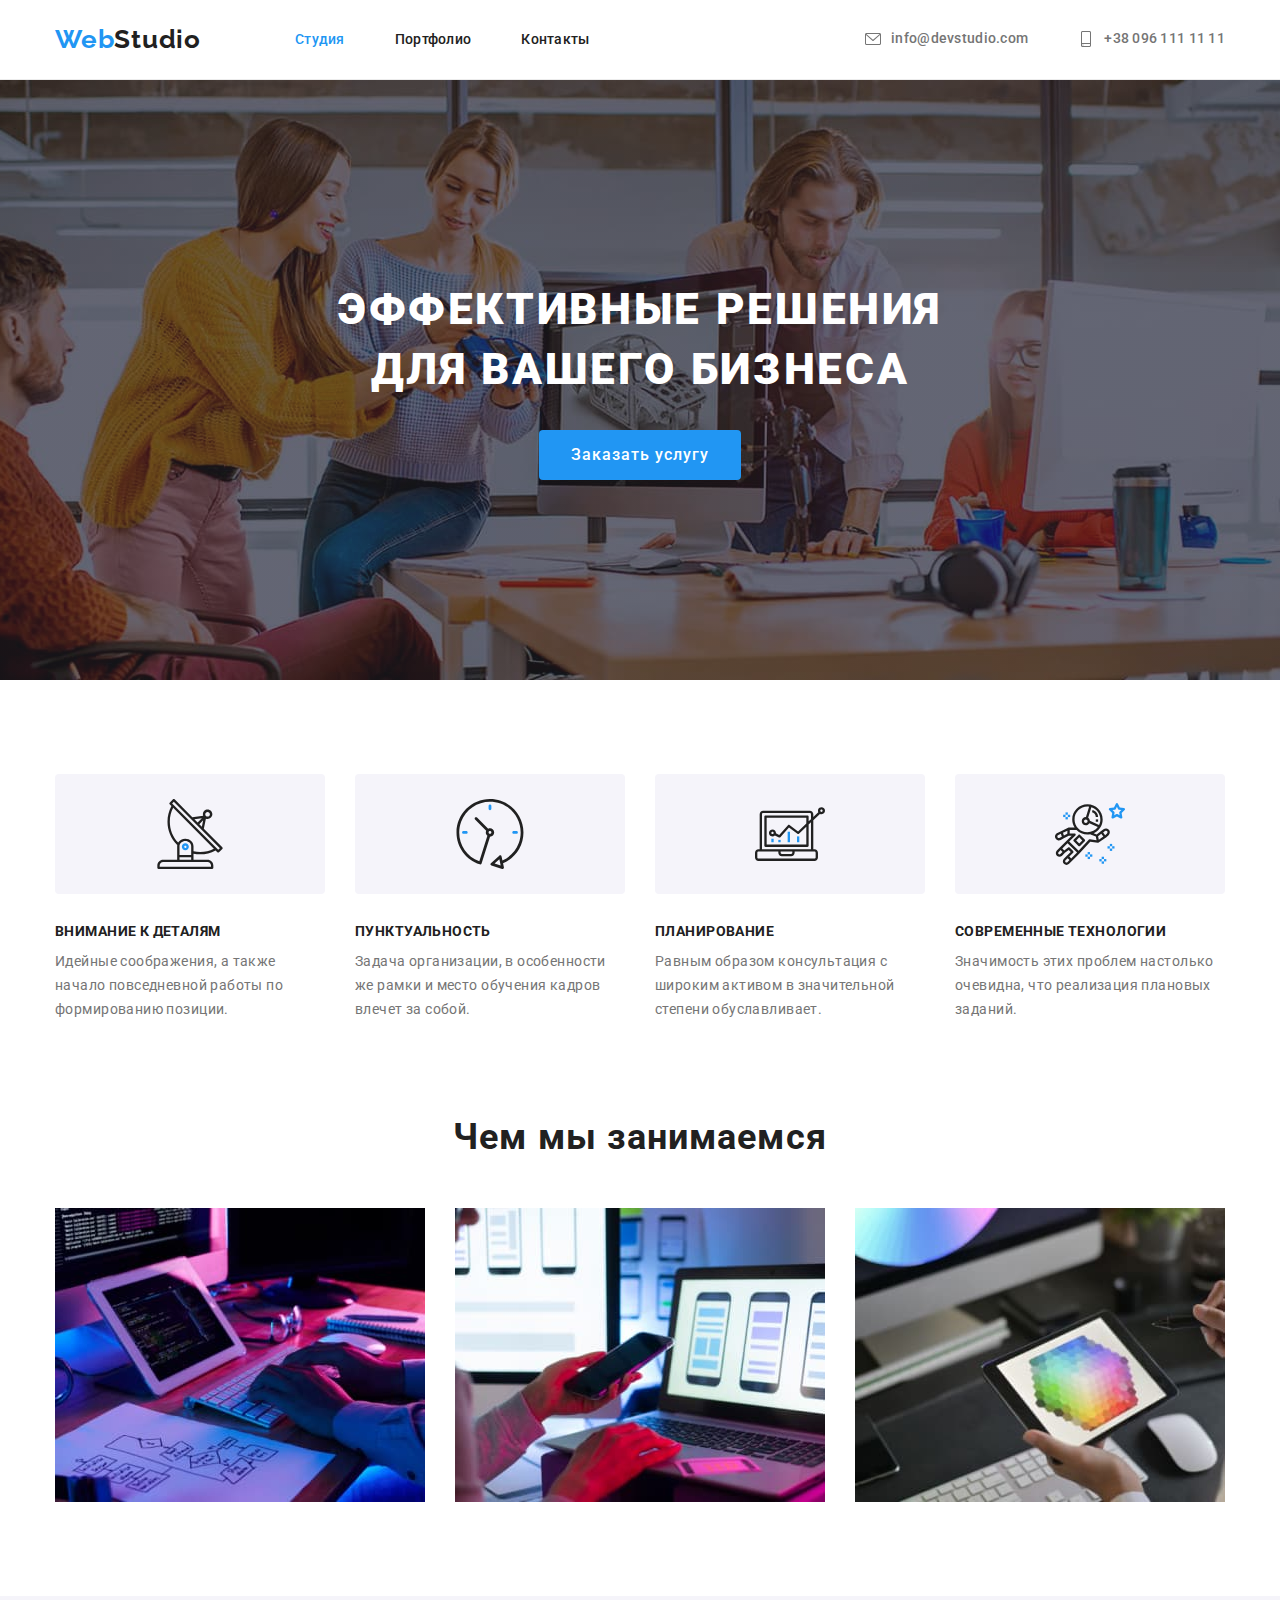
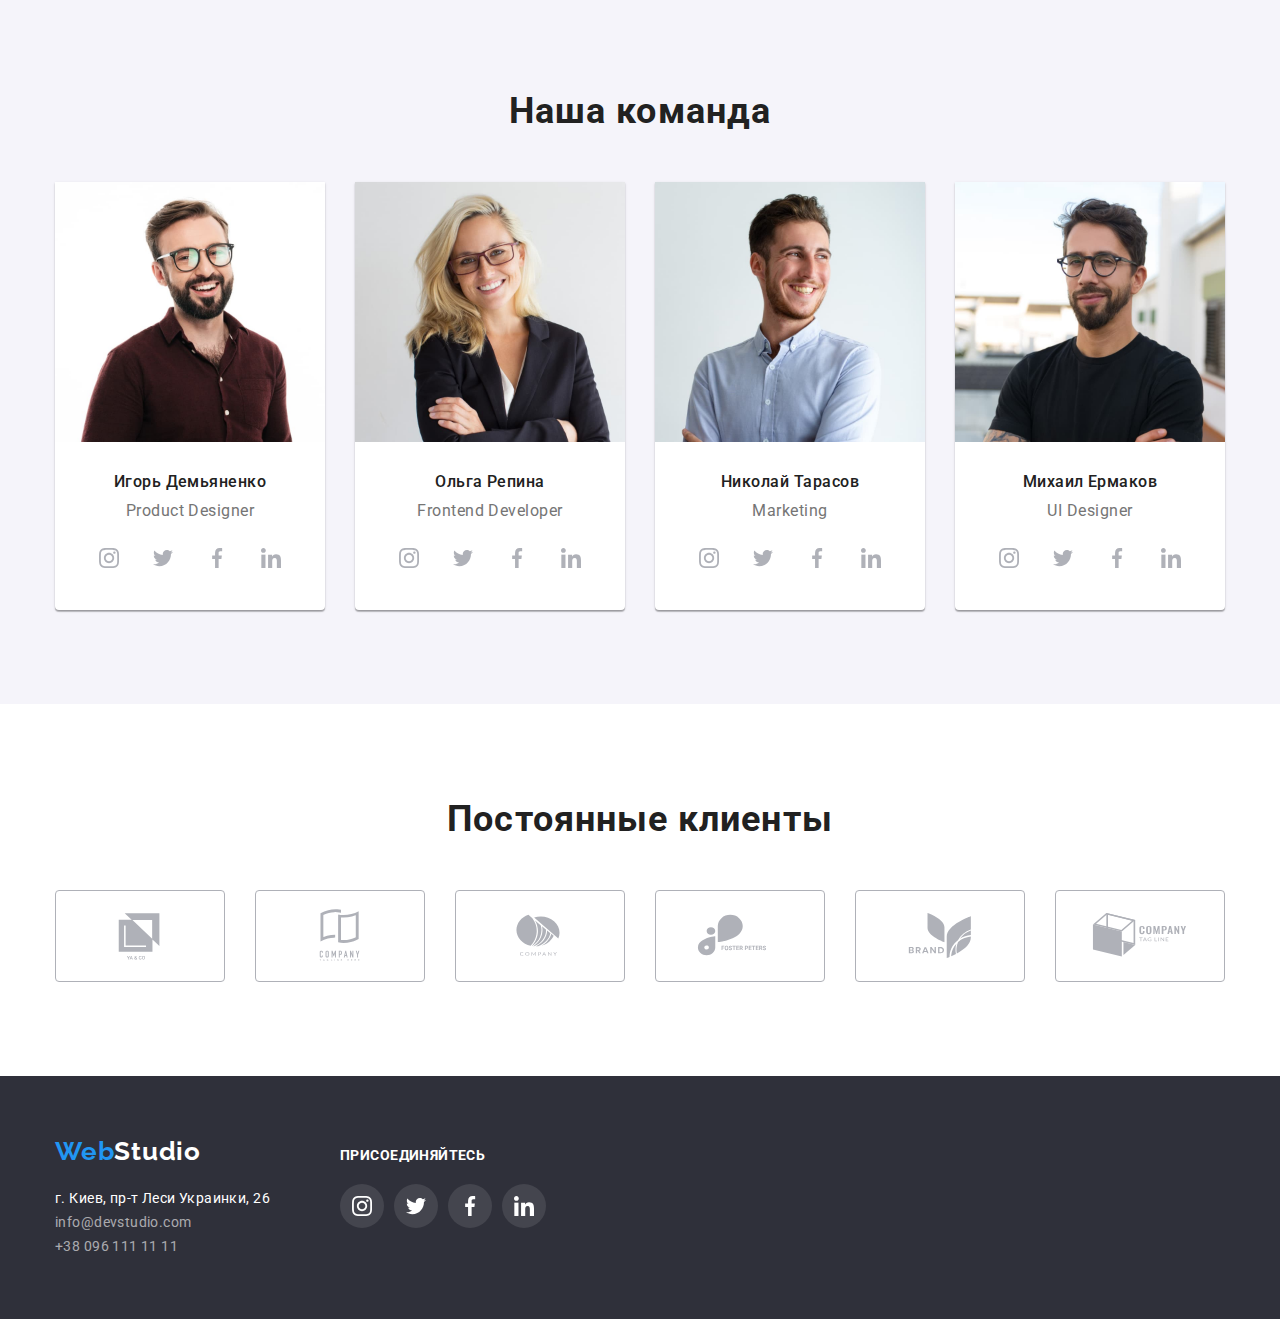
<file: index.html>
<!DOCTYPE html>
<html lang="ru">
<head>
    <meta charset="UTF-8">
    <meta http-equiv="X-UA-Compatible" content="IE=edge">
    <meta name="viewport" content="width=device-width, initial-scale=1.0">
    <title>Студия</title>
    <link rel="preconnect" href="https://fonts.googleapis.com">
    <link rel="preconnect" href="https://fonts.gstatic.com" crossorigin>
    <link href="https://fonts.googleapis.com/css2?family=Raleway:wght@700&family=Roboto:wght@400;500;700;900&display=swap"
        rel="stylesheet">
        <link rel="stylesheet" href="https://cdnjs.cloudflare.com/ajax/libs/modern-normalize/1.1.0/modern-normalize.css"
            integrity="sha512-Y0MM+V6ymRKN2zStTqzQ227DWhhp4Mzdo6gnlRnuaNCbc+YN/ZH0sBCLTM4M0oSy9c9VKiCvd4Jk44aCLrNS5Q=="
            crossorigin="anonymous" referrerpolicy="no-referrer" />
    <link rel="stylesheet" href="./css/styles.css">
</head>
<body>

 <header>
         <div class="container header-container">
         <div class="header-logo-flx">
    <a class="header-logo" href="index.html">Web<span class="logo-color-dark">Studio</span></a>
    </div>
    <nav class="header-nav">
     <ul class="menu-list">
  <li class="menu-item">
    <a class="menu-link current" href="index.html">Студия</a>
</li>
<li class="menu-item">
    <a class="menu-link" href="portfolio.html">Портфолио</a>
</li>
<li class="menu-item">
    <a class="menu-link" href="#contacts">Контакты</a>
</li>
</ul>
</nav>

<ul class="contacts-list">
    <li class="contacts-item">
               <a class="contacts-link" href="mailto:info@devstudio.com">
            <svg class="contacts-icon" width="16" height="16">
                <use href="./images/sprite.svg#icon-envelope">
                </use>
            </svg>info@devstudio.com</a></li>
            
    <li class="contacts-item">
        <a class="contacts-link" href="tel:+380961111111">
            <svg class="contacts-icon" width="16" height="16">
                <use href="./images/sprite.svg#icon-smartphone">
                </use>
            </svg>+38 096 111 11 11</a></li>
            
</ul>
</div>      
 </header>   

 <main>
     <section class="solutions">
         <div class="container">
         
         <h1 class="slogan slogan-location">Эффективные решения для вашего бизнеса</h1>
         <button class="index-btn btn" type="button">Заказать услугу</button>
    </div>
     </section>
     <section class="section">
         <div class="container">
         <h2 class="advant-title title visually-hidden">Наши преимущества</h2>
         <ul class="advant-list">
             <li class="advant-item between-item">
                 <div class="advant-logo">
                <svg class="advant-icon" width="70" height="70">
                    <use href="./images/sprite.svg#icon-antenna">
                    </use>
                </svg>
                </div>
                 <h3 class="advant-pre-title">Внимание к деталям</h3>
                 <p class="advant-about-text">Идейные соображения, а также начало повседневной работы по формированию позиции.</p>
            </li>
                     <li class="advant-item between-item">
                        <div class="advant-logo">
                            <svg class="advant-icon" width="70" height="70">
                                <use href="./images/sprite.svg#icon-clock">
                                </use>
                            </svg>
                        </div>
                <h3 class="advant-pre-title">Пунктуальность</h3>
                <p class="advant-about-text">Задача организации, в особенности же рамки и место обучения кадров влечет за собой.</p>
            </li>
                  <li class="advant-item between-item">
                    <div class="advant-logo">
                        <svg class="advant-icon" width="70" height="70">
                            <use href="./images/sprite.svg#icon-diagram">
                            </use>
                        </svg>
                    </div>
                <h3 class="advant-pre-title">Планирование</h3>
                <p class="advant-about-text">Равным образом консультация с широким активом в значительной степени обуславливает.</p>
            </li>
                    <li class="advant-item between-item">
                        <div class="advant-logo">
                            <svg class="advant-icon" width="70" height="70">
                                <use href="./images/sprite.svg#icon-astronaut">
                                </use>
                            </svg>
                        </div>
                <h3 class="advant-pre-title">Современные технологии</h3>
                <p class="advant-about-text">Значимость этих проблем настолько очевидна, что реализация плановых заданий.</p>
            </li>
        </ul>
        </div>
     </section>
     <section class="section about">
         <div class="container">
         <h2 class="about-title title">Чем мы занимаемся</h2>
         <ul class="about-list">
        <li class="about-item">
        <img src="./images/planshet-temniy.jpg" alt="фото1" width="370" height="294">
            </li>
            <li class="about-item">
                <img src="./images/nout-telefon.jpg" alt="фото2" width="370" height="294">
            </li>
            <li class="about-item">
                <img src="./images/planshet-cvetnoy.jpg" alt="фото3" width="370" height="294">
            </li>
   </ul>
</div>
     </section>
     <section class="section team">
         <div class="container">
         <h2 class="title">Наша команда</h2>
         <ul class="team-list">
             <li class="team-item between-item">
                 <img src="./images/igor-demyanenko.jpg" alt="менеджер" width="270" height="260">
                 <div class="team-item-description">
                 <h3 class="manager-name-item">Игорь Демьяненко</h3>
                 <p class="manager-spec-item" lang= en>Product Designer</p>
                 <ul class="team-social social-list">
                   <li class="social-item">
                       <a href="" class="social-link">
                           <svg class="social-icon" width="20" height="20" >
                               <use href= "./images/sprite.svg#icon-instagram">
                               </use>
                           </svg>
                       </a>
                   </li>  
                <li class="social-item">
                    <a href="" class="social-link">
                        <svg class="social-icon" width="20" height="20" >
                            <use href="./images/sprite.svg#icon-twitter">
                            </use>
                        </svg>
                    </a>
                </li>
                <li class="social-item">
                    <a href="" class="social-link">
                        <svg class="social-icon" width="20" height="20">
                            <use href="./images/sprite.svg#icon-facebook">
                            </use>
                        </svg>
                    </a>
                </li>
                <li class="social-item">
                    <a href="" class="social-link">
                        <svg class="social-icon" width="20" height="20">
                            <use href="./images/sprite.svg#icon-linkedin">
                            </use>
                        </svg>
                    </a>
                </li>
                 </ul>
                </div>
             </li>
            <li class="team-item between-item">
                <img src="./images/olga-repina.jpg" alt="менеджер" width="270" height="260">
                <div class="team-item-description">
                <h3 class="manager-name-item">Ольга Репина</h3>
                <p class="manager-spec-item" lang=en>Frontend Developer</p>
                <ul class="team-social social-list">
                    <li class="social-item">
                        <a href="" class="social-link">
                            <svg class="social-icon" width="20" height="20">
                                <use href="./images/sprite.svg#icon-instagram">
                                </use>
                            </svg>
                        </a>
                    </li>
                    <li class="social-item">
                        <a href="" class="social-link">
                            <svg class="social-icon" width="20" height="20">
                                <use href="./images/sprite.svg#icon-twitter">
                                </use>
                            </svg>
                        </a>
                    </li>
                    <li class="social-item">
                        <a href="" class="social-link">
                            <svg class="social-icon" width="20" height="20">
                                <use href="./images/sprite.svg#icon-facebook">
                                </use>
                            </svg>
                        </a>
                    </li>
                    <li class="social-item">
                        <a href="" class="social-link">
                            <svg class="social-icon" width="20" height="20">
                                <use href="./images/sprite.svg#icon-linkedin">
                                </use>
                            </svg>
                        </a>
                    </li>
                </ul>
                </div>
            </li>
            <li class="team-item between-item">
                <img src="./images/nikolai-tarasov.jpg" alt="менеджер" width="270" height="260">
                <div class="team-item-description">
                <h3 class="manager-name-item">Николай Тарасов</h3>
                <p class="manager-spec-item" lang=en>Marketing</p>
                <ul class="team-social social-list">
                    <li class="social-item">
                        <a href="" class="social-link">
                            <svg class="social-icon" width="20" height="20">
                                <use href="./images/sprite.svg#icon-instagram">
                                </use>
                            </svg>
                        </a>
                    </li>
                    <li class="social-item">
                        <a href="" class="social-link">
                            <svg class="social-icon" width="20" height="20">
                                <use href="./images/sprite.svg#icon-twitter">
                                </use>
                            </svg>
                        </a>
                    </li>
                    <li class="social-item">
                        <a href="" class="social-link">
                            <svg class="social-icon" width="20" height="20">
                                <use href="./images/sprite.svg#icon-facebook">
                                </use>
                            </svg>
                        </a>
                    </li>
                    <li class="social-item">
                        <a href="" class="social-link">
                            <svg class="social-icon" width="20" height="20">
                                <use href="./images/sprite.svg#icon-linkedin">
                                </use>
                            </svg>
                        </a>
                    </li>
                </ul>
                </div>
            </li>
            <li class="team-item between-item">
                <img src="./images/mikhail-ermakov.jpg" alt="менеджер" width="270" height="260">
                <div class="team-item-description">
                <h3 class="manager-name-item">Михаил Ермаков</h3>
                <p class="manager-spec-item" lang=en>UI Designer</p>
                <ul class="team-social social-list">
                    <li class="social-item">
                        <a href="" class="social-link ">
                            <svg class="social-icon" width="20" height="20">
                                <use href="./images/sprite.svg#icon-instagram">
                                </use>
                            </svg>
                        </a>
                    </li>
                    <li class="social-item">
                        <a href="" class="social-link ">
                            <svg class="social-icon" width="20" height="20">
                                <use href="./images/sprite.svg#icon-twitter">
                                </use>
                            </svg>
                        </a>
                    </li>
                    <li class="social-item">
                        <a href="" class="social-link ">
                            <svg class="social-icon" width="20" height="20">
                                <use href="./images/sprite.svg#icon-facebook">
                                </use>
                            </svg>
                        </a>
                    </li>
                    <li class="social-item">
                        <a href="" class="social-link ">
                            <svg class="social-icon" width="20" height="20">
                                <use href="./images/sprite.svg#icon-linkedin">
                                </use>
                            </svg>
                        </a>
                    </li>
                </ul>
                </div>
            </li>
         </ul>
        </div>
     </section>
     <section class="section">
         <div class="container">
         <h2 class="permanent-clients">Постоянные клиенты</h2>
         <ul class="client-logo-list">
             <li class="clent-logo-item">
                 <a href="" class="client-link">
            <svg class="client-icon" width="106" height="60">
                <use href="./images/sprite.svg#icon-Logo-1">
                </use>
            </svg>
            </a>
             </li>
            <li class="clent-logo-item">
                <a href="" class="client-link">
                <svg class="client-icon" width="106" height="60">
                    <use href="./images/sprite.svg#icon-Logo-2">
                    </use>
                </svg>
                </a>
            </li>
            <li class="clent-logo-item">
                <a href="" class="client-link">
                <svg class="client-icon" width="106" height="60">
                    <use href="./images/sprite.svg#icon-Logo-3">
                    </use>
                </svg>
                </a>
            </li>
            <li class="clent-logo-item">
                <a href="" class="client-link">
                <svg class="client-icon" width="106" height="60">
                    <use href="./images/sprite.svg#icon-Logo-4">
                    </use>
                </svg>
                </a>
            </li>
            <li class="clent-logo-item">
                <a href="" class="client-link">
                <svg class="client-icon" width="106" height="60">
                    <use href="./images/sprite.svg#icon-Logo-5">
                    </use>
                </svg>
                </a>
            </li>
            <li class="clent-logo-item">
                <a href="" class="client-link">
                <svg class="client-icon" width="106" height="60">
                    <use href="./images/sprite.svg#icon-Logo-6">
                    </use>
                </svg>
                </a>
            </li>
         </ul>

        </div>
     </section>

     <footer class="footer-contacts" id="contacts">
         <div class="container sum">
             <div class="left">
         <div class="log">
        <a class="header-logo" href="index.html">Web<span class="logo-color-light">Studio</span></a>
         </div>
        
        <address>
        <ul class="footer-list">
             <li class="footer-between-item"><a class="footer-adr" href="">г. Киев, пр-т Леси Украинки, 26</a>
             </li>
             <li class="footer-between-item"><a class="footer-mail" href="mailto:info@devstudio.com">info@devstudio.com</a>
             </li>
             <li class="footer-between-item"><a class="footer-tel" href="tel:+380961111111">+38 096 111 11 11</a>
             </li>
             </ul>
            </address>
            </div>

            <div class="right">
                <h2 class="footer-connection">Присоединяйтесь</h2>
            <ul class="footer-social footer-social-list">
                <li class="social-item">
                    <a href="" class="footer-social-link">
                        <svg class="footer-social-icon" width="20" height="20">
                            <use href="./images/sprite.svg#icon-instagram">
                            </use>
                        </svg>
                    </a>
                </li>
                <li class="social-item">
                    <a href="" class="footer-social-link">
                        <svg class="footer-social-icon" width="20" height="20">
                            <use href="./images/sprite.svg#icon-twitter">
                            </use>
                        </svg>
                    </a>
                </li>
                <li class="social-item">
                    <a href="" class="footer-social-link">
                        <svg class="footer-social-icon" width="20" height="20">
                            <use href="./images/sprite.svg#icon-facebook">
                            </use>
                        </svg>
                    </a>
                </li>
                <li class="social-item">
                    <a href="" class="footer-social-link">
                        <svg class="footer-social-icon" width="20" height="20">
                            <use href="./images/sprite.svg#icon-linkedin">
                            </use>
                        </svg>
                    </a>
                </li>
            </ul>
        </div>
            </div>
        </div>
        </footer>
 </main>
</body>
</html>
</file>
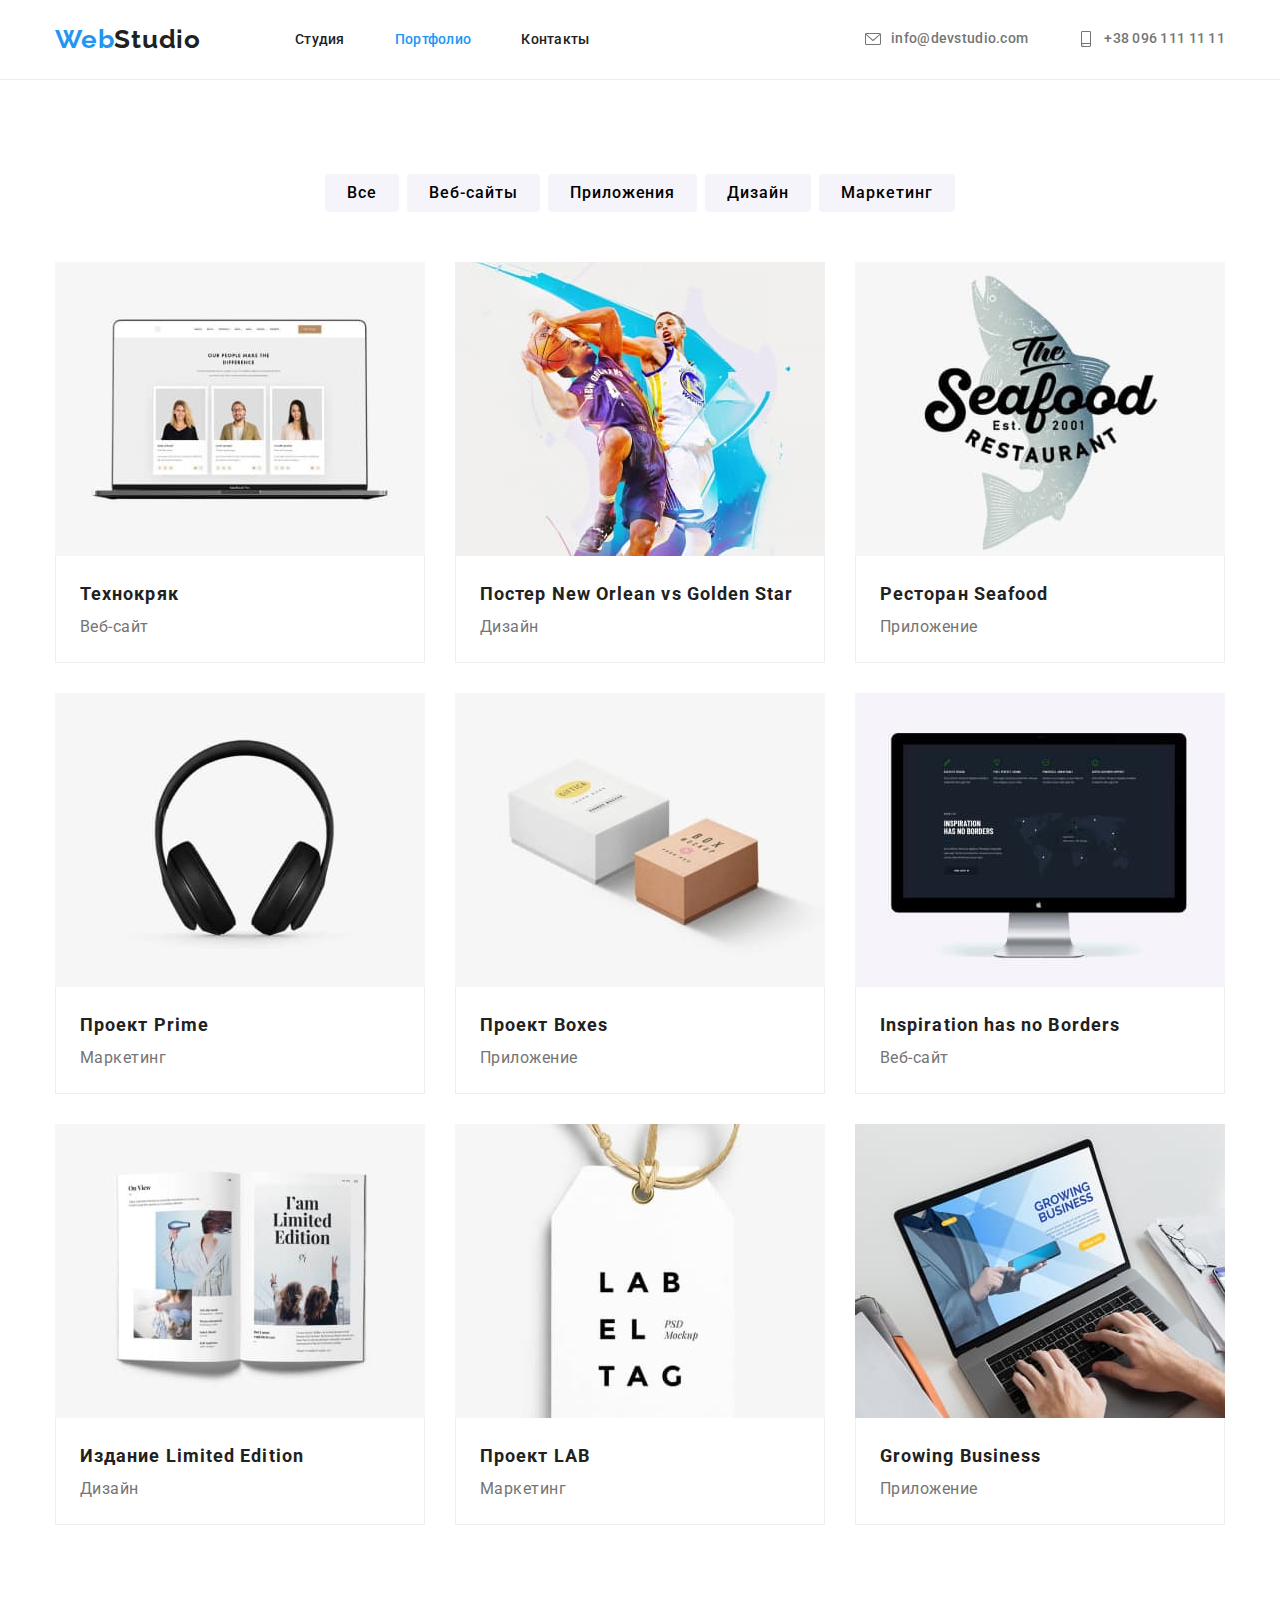
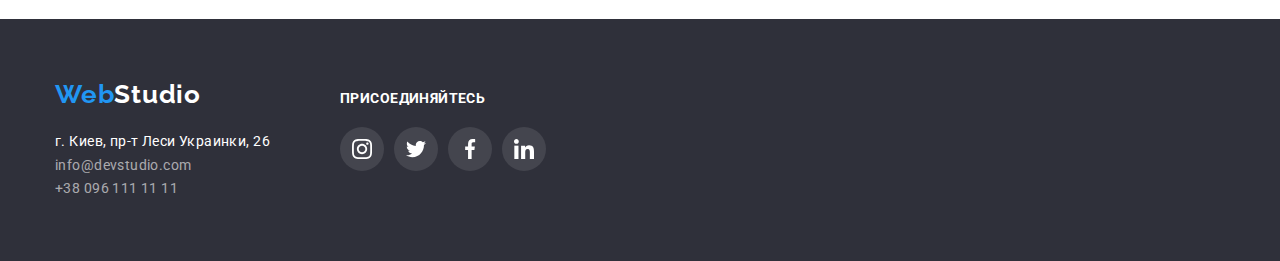
<file: portfolio.html>
<!DOCTYPE html>
<html lang="ru">
<head>
    <meta charset="UTF-8">
    <meta http-equiv="X-UA-Compatible" content="IE=edge">
    <meta name="viewport" content="width=device-width, initial-scale=1.0">
    <title>Портфолио</title>
    <link rel="preconnect" href="https://fonts.googleapis.com">
    <link rel="preconnect" href="https://fonts.gstatic.com" crossorigin>
    <link href="https://fonts.googleapis.com/css2?family=Raleway:wght@700&family=Roboto:wght@400;500;700;900&display=swap"
        rel="stylesheet">
        <link rel="stylesheet" href="https://cdnjs.cloudflare.com/ajax/libs/modern-normalize/1.1.0/modern-normalize.css"
            integrity="sha512-Y0MM+V6ymRKN2zStTqzQ227DWhhp4Mzdo6gnlRnuaNCbc+YN/ZH0sBCLTM4M0oSy9c9VKiCvd4Jk44aCLrNS5Q=="
            crossorigin="anonymous" referrerpolicy="no-referrer" />
    <link rel="stylesheet" href="./css/styles.css">
</head>
<body>
    <header>
        <div class="container header-container">
            <div class="header-logo-flx">
                <a class="header-logo" href="index.html">Web<span class="logo-color-dark">Studio</span></a>
            </div>
            <nav class="header-nav">
                <ul class="menu-list">
                    <li class="menu-item">
                        <a class="menu-link" href="index.html">Студия</a>
                    </li>
                    <li class="menu-item">
                        <a class="menu-link current" href="portfolio.html">Портфолио</a>
                    </li>
                    <li class="menu-item">
                        <a class="menu-link" href="#contacts">Контакты</a>
                    </li>
                </ul>
            </nav>
    
            <ul class="contacts-list">
                <li class="contacts-item">
                    <a class="contacts-link contacts-base" href="mailto:info@devstudio.com">
                        <svg class="contacts-icon" width="16" height="16">
                            <use href="./images/sprite.svg#icon-envelope">
                            </use>
                        </svg>info@devstudio.com</a>
                </li>
    
                <li class="contacts-item">
                    <a class="contacts-link contacts-base" href="tel:+380961111111">
                        <svg class="contacts-icon" width="16" height="16">
                            <use href="./images/sprite.svg#icon-smartphone">
                            </use>
                        </svg>+38 096 111 11 11</a>
                </li>
    
            </ul>
        </div>
    </header>

<main>
<section class="section">
    <div class="container">
 <h1 class="visually-hidden">Фильтр</h1>
 <ul class="filtr-list distance">
     <li class="filtr-item">
        <button class="filtr-btn btn" type="button">Все</button>
     </li>
    <li class="filtr-item">
        <button class="filtr-btn btn" type="button">Веб-сайты</button>
    
    </li>
    <li class="filtr-item">
        <button class="filtr-btn btn" type="button">Приложения</button>
     </li>
    <li class="filtr-item">
        <button class="filtr-btn btn" type="button">Дизайн</button>
    </li>
    <li class="filtr-item">
        <button class="filtr-btn btn" type="button">Маркетинг</button>
    </li>
 </ul>   
 <ul class="portfolio">
<li class="portfolio-item">
    <a href="" class="portfolio-link">
    <img src="./images/technocrak-site.jpg" alt="технокряк" width="370" height="294">
    <div class="portfolio-item-description">
    <h2 class="portfolio-project-name">Технокряк</h2>
    <p class="portfolio-project-type">Веб-сайт</p></div>
</a>
</li>
<li class="portfolio-item">
    <a class="portfolio-link" href="">
    <img src="./images/basketball.jpg" alt="постер" width="370" height="294">
    <div class="portfolio-item-description">
    <h2 class="portfolio-project-name">Постер New Orlean vs Golden Star</h2>
    <p class="portfolio-project-type">Дизайн</p></div>
    </a>
</li>
<li class="portfolio-item">
    <a class="portfolio-link" href="">
    <img src="./images/seafood.jpg" alt="ресторан" width="370" height="294">
    <div class="portfolio-item-description">
    <h2 class="portfolio-project-name">Ресторан Seafood</h2>
    <p class="portfolio-project-type">Приложение</p></div>
    </a>
</li>
<li class="portfolio-item">
    <a class="portfolio-link" href="">
    <img src="./images/prime.jpg" alt="проект" width="370" height="294">
    <div class="portfolio-item-description">
    <h2 class="portfolio-project-name">Проект Prime</h2>
    <p class="portfolio-project-type">Маркетинг</p></div>
    </a>
</li>
<li class="portfolio-item">
    <a class="portfolio-link" href="">
    <img src="./images/boxes.jpg" alt="коробки" width="370" height="294">
    <div class="portfolio-item-description">
    <h2 class="portfolio-project-name">Проект Boxes</h2>
    <p class="portfolio-project-type">Приложение</p></div>
    </a>
</li>
<li class="portfolio-item">
    <a class="portfolio-link" href="">
    <img src="./images/inspiration-site.jpg" alt="сайт" width="370" height="294">
    <div class="portfolio-item-description">
    <h2 class="portfolio-project-name">Inspiration has no Borders</h2>
    <p class="portfolio-project-type">Веб-сайт</p></div>
    </a>
</li>
<li class="portfolio-item">
    <a class="portfolio-link" href="">
    <img src="./images/limited-edition.jpg" alt="журнал" width="370" height="294">
    <div class="portfolio-item-description">
    <h2 class="portfolio-project-name">Издание Limited Edition</h2>
    <p class="portfolio-project-type">Дизайн</p></div>
    </a>
</li>
<li class="portfolio-item">
    <a class="portfolio-link" href="">
    <img src="./images/lab.jpg" alt="лаб" width="370" height="294">
    <div class="portfolio-item-description">
    <h2 class="portfolio-project-name">Проект LAB</h2>
    <p class="portfolio-project-type">Маркетинг</p></div>
    </a>
</li>
<li class="portfolio-item">
    <a class="portfolio-link" href="">
    <img src="./images/business-app.jpg" alt="бизнес" width="370" height="294">
    <div class="portfolio-item-description">
    <h2 class="portfolio-project-name">Growing Business</h2>
    <p class="portfolio-project-type">Приложение</p></div>
    </a>
</li>
 </ul>
</div>
</section>
</main>

<footer class="footer-contacts bgc-footer" id="contacts">
    <div class="container sum">
        <div class="left">
            <div class="log">
                <a class="header-logo" href="index.html">Web<span class="logo-color-light">Studio</span></a>
            </div>

            <address>
                <ul class="footer-list">
                    <li class="footer-between-item"><a class="footer-adr" href="">г. Киев, пр-т Леси Украинки, 26</a>
                    </li>
                    <li class="footer-between-item"><a class="footer-mail"
                            href="mailto:info@devstudio.com">info@devstudio.com</a>
                    </li>
                    <li class="footer-between-item"><a class="footer-tel" href="tel:+380961111111">+38 096 111 11 11</a>
                    </li>
                </ul>
            </address>
        </div>

        <div class="right">
            <h2 class="footer-connection">Присоединяйтесь</h2>
            <ul class="footer-social footer-social-list">
                <li class="social-item">
                    <a href="" class="footer-social-link">
                        <svg class="footer-social-icon" width="20" height="20">
                            <use href="./images/sprite.svg#icon-instagram">
                            </use>
                        </svg>
                    </a>
                </li>
                <li class="social-item">
                    <a href="" class="footer-social-link">
                        <svg class="footer-social-icon" width="20" height="20">
                            <use href="./images/sprite.svg#icon-twitter">
                            </use>
                        </svg>
                    </a>
                </li>
                <li class="social-item">
                    <a href="" class="footer-social-link">
                        <svg class="footer-social-icon" width="20" height="20">
                            <use href="./images/sprite.svg#icon-facebook">
                            </use>
                        </svg>
                    </a>
                </li>
                <li class="social-item">
                    <a href="" class="footer-social-link">
                        <svg class="footer-social-icon" width="20" height="20">
                            <use href="./images/sprite.svg#icon-linkedin">
                            </use>
                        </svg>
                    </a>
                </li>
            </ul>
        </div>
    </div>
    </div>
</footer>
</body>

</html>
</file>
<file: css/styles.css>
:root {
  --first-text-color: #212121;
  --second-text-color: #757575;
  --third-text-color: #ffffff;
  --accent-text-color: #2196f3;
}

p,
h1,
h2,
h3,
h4,
h5,
h6 {
  margin: 0;
}

ul {
  list-style: none;
  margin: 0;
  padding: 0;
}
a {
  text-decoration: none;
}
img {
  display: block;
  max-width: 100%;
  height: auto;
}
body {
  font-family: "Roboto", sans-serif;
  color: var(--first-text-color);
}
address {
  font-style: normal;
}

header {
  width: 100%;
  height: 80px;
  border-bottom: 1px solid #ececec;
  padding-top: 24px;
  padding-bottom: 25px;
}
.portfolio-dist {
  padding-bottom: 94px 0;
}
.container {
  width: 1200px;
  padding-left: 15px;
  padding-right: 15px;
  margin: 0 auto;
}
.section {
  padding: 94px 0;
}

.filtr-btn {
  background: #f5f4fa;
  border-radius: 4px;
}

.menu-link {
  font-weight: 500;
  font-size: 14px;
  line-height: 1.14;
  letter-spacing: 0.02em;
  color: inherit;
}
.current {
  color: var(--accent-text-color);
}
.menu-link:hover,
.menu-link:focus {
  color: var(--accent-text-color);
}
.header-container {
  display: flex;
  align-items: center;
}
.header-logo-flx {
  display: flex;
  margin-right: 94px;
}

.header-logo {
  font-family: Raleway, sans-serif;
  font-weight: 700;
  font-size: 26px;
  line-height: 1.19;
  letter-spacing: 0.03em;
  color: var(--accent-text-color);
}
.logo-color-dark {
  color: var(--first-text-color);
}
.logo-color-light {
  color: var(--third-text-color);
}

.menu-list {
  display: flex;
}
.menu-item:not(:last-child) {
  margin-right: 50px;
}

.contacts-item:not(:last-child) {
  margin-right: 50px;
}

.contacts-icon {
  fill: var(--second-text-color);
  margin-right: 10px;
}

.contacts-list {
  display: flex;
  margin-left: auto;
}
.contacts-link {
  display: flex;
  align-items: center;
  font-weight: 500;
  font-size: 14px;
  line-height: 1.14;
  letter-spacing: 0.02em;

  color: var(--second-text-color);
}
.contacts-link:hover,
.contacts-link:focus {
  color: var(--accent-text-color);
}
.contacts-link:hover .contacts-icon,
.contacts-link:focus .contacts-icon {
  fill: var(--accent-text-color);
}

.btn {
  font-family: inherit;
  font-weight: 500;
  font-size: 16px;
  line-height: 1.87;
  /* display: block; */
  /* align-items: center;
  text-align: center; */
  letter-spacing: 0.06em;
  cursor: pointer;
  border: transparent;
}

.btn:hover,
.btn:focus {
  color: var(--third-text-color);
  background-color: #188ce8;
  box-shadow: 0px 4px 4px rgba(0, 0, 0, 0.15);
}

.solutions {
  margin-left: auto;
  margin-right: auto;
  max-width: 1600px;
  background-color: #2f303a;
  padding-top: 200px;
  padding-bottom: 200px;
  background-color: #2f303a;
  background-image: linear-gradient(
      rgba(47, 48, 58, 0.4),
      rgba(47, 48, 58, 0.4)
    ),
    url(../images/main-photo.jpg);
  background-repeat: no-repeat;
  background-size: cover;
  background-position: center;
}
.slogan {
  width: 696px;
  height: 120px;
  margin-right: auto;
  margin-left: auto;
  font-weight: 900;
  font-size: 44px;
  line-height: 1.36;
  text-align: center;
  letter-spacing: 0.06em;
  text-transform: uppercase;

  color: var(--third-text-color);
  margin-bottom: 30px;
}

.index-btn {
  display: block;
  min-width: 200px;
  height: 50px;
  padding: 10px 32px;
  color: var(--third-text-color);
  background: var(--accent-text-color);
  border-radius: 4px;
  margin: 0 auto;
}

.title {
  font-size: 36px;
  line-height: 1.17;
  text-align: center;
  letter-spacing: 0.03em;
  color: var(--first-text-color);
}

.advant-list {
  display: flex;
}
.advant-logo {
  width: 270px;
  height: 120px;
  background-color: #f5f4fa;
  border-radius: 4px;
  display: flex;
  justify-content: center;
  align-items: center;
  margin-bottom: 30px;
}
.advant-item {
  width: 270px;
}
.between-item:not(:last-child) {
  margin-right: 30px;
}
.advant-pre-title {
  font-weight: 700;
  font-size: 14px;
  line-height: 1.14;
  letter-spacing: 0.03em;
  text-transform: uppercase;
  color: var(--first-text-color);
  margin-bottom: 10px;
}
.advant-about-text {
  font-size: 14px;
  line-height: 1.71;
  letter-spacing: 0.03em;

  color: var(--second-text-color);
}
.about {
  padding-top: 0;
}
.title {
  margin-bottom: 50px;
}
.about-title {
  margin-bottom: 50px;
}
.about-list {
  display: flex;
}
.about-item:not(:last-child) {
  margin-right: 30px;
}
.team {
  background-color: #f5f4fa;
}
.team-item {
  background: #ffffff;
  /* material shadow v1 */

  box-shadow: 0px 1px 3px rgba(0, 0, 0, 0.12), 0px 1px 1px rgba(0, 0, 0, 0.14),
    0px 2px 1px rgba(0, 0, 0, 0.2);
  border-radius: 0px 0px 4px 4px;
}
.team-list {
  display: flex;
}
.team-item-description {
  padding-top: 30px;
  padding-bottom: 30px;
}
.manager-name-item {
  font-weight: 500;
  font-size: 16px;
  line-height: 1.19;
  text-align: center;
  letter-spacing: 0.03em;

  color: var(--first-text-color);
  margin-bottom: 10px;
}

.manager-spec-item {
  font-size: 16px;
  line-height: 1.19;
  text-align: center;
  letter-spacing: 0.03em;

  color: var(--second-text-color);
  margin-bottom: 16px;
}

.social-item {
  width: 44px;
  height: 44px;
  margin-right: 10px;
}
.social-item:last-child {
  margin-right: 0px;
}
.social-icon {
  fill: #afb1b8;
}
.social-link:hover,
.social-link:focus {
  background-color: var(--accent-text-color);
}
.social-link:hover .social-icon,
.social-link:focus .social-icon {
  fill: var(--third-text-color);
}
.social-link {
  width: 100%;
  height: 100%;
  background-color: var(--third-text-color);
  border-radius: 50%;
  display: flex;
  align-items: center;
  justify-content: center;
}

.social-list {
  display: flex;
  justify-content: center;
}
.footer-contacts {
  background-color: #2f303a;
  padding-top: 60px;
  padding-bottom: 60px;
}
/* .footer-list {
  margin-top: 20px;
  margin-right: 70px;
} */
.footer-adr {
  font-size: 14px;
  line-height: 1.71;
  letter-spacing: 0.03em;

  color: var(--third-text-color);
}
.footer-mail,
.footer-tel {
  font-size: 14px;
  line-height: 1.71;
  letter-spacing: 0.03em;
  color: rgba(255, 255, 255, 0.6);
}
.footer-between-item:not(:last-chaild) {
  margin-bottom: 9px;
}
.portfolio-project-name {
  font-weight: 700;
  font-size: 18px;
  line-height: 2;
  letter-spacing: 0.06em;

  color: var(--first-text-color);
}
.portfolio-project-type {
  font-size: 16px;
  line-height: 1.87;
  letter-spacing: 0.03em;

  color: var(--second-text-color);
}
.visually-hidden {
  position: absolute;
  white-space: nowrap;
  width: 1px;
  height: 1px;
  overflow: hidden;
  border: 0;
  padding: 0;
  clip: rect(0 0 0 0);
  clip-path: inset(50%);
  margin: -1px;
}
.filtr-list {
  display: flex;
  justify-content: center;
  margin-bottom: 50px;
}
.filtr-item:not(:last-child) {
  margin-right: 8px;
}
.filtr-btn {
  height: 38px;
  background: F5F4FA;
  border-radius: 4px;
  padding-left: 22px;
  padding-right: 22px;
}
.filtr-btn:hover,
.filtr-btn:focus {
  box-shadow: 0px 3px 1px rgba(0, 0, 0, 0.1), 0px 1px 2px rgba(0, 0, 0, 0.08),
    0px 2px 2px rgba(0, 0, 0, 0.12);
}

.portfolio {
  display: flex;
  flex-wrap: wrap;
  margin-left: -30px;
  margin-bottom: -30px;
}
.portfolio-item {
  flex-basis: calc(100% / 3 - 30px);
  margin-left: 30px;
  margin-bottom: 30px;
}
.portfolio-item-description {
  padding-top: 20px;
  padding-left: 24px;
  padding-bottom: 20px;
  border-bottom: 1px solid #eeeeee;
  border-left: 1px solid #eeeeee;
  border-right: 1px solid #eeeeee;
}
.permanent-clients {
  font-weight: 700;
  font-size: 36px;
  line-height: 1.17;
  text-align: center;
  letter-spacing: 0.03em;
  margin-bottom: 50px;
}

.clent-logo-item:not(:last-child) {
  margin-right: 30px;
}
.client-link {
  display: flex;
  width: 170px;
  height: 92px;
  border-radius: 4px;
  border: 1px rgba(175, 177, 184, 1) solid;
  justify-content: center;
  align-items: center;
}
.client-logo-list {
  display: flex;
}
.client-icon {
  fill: #afb1b8;
}
.client-link:hover,
.client-link:focus {
  border-color: var(--accent-text-color);
}
.client-link:hover .client-icon,
.client-link:focus .client-icon {
  fill: var(--accent-text-color);
}
.footer-connection {
  font-weight: bold;
  font-size: 14px;
  line-height: 1.14;
  letter-spacing: 0.03em;
  text-transform: uppercase;

  color: var(--third-text-color);

  margin-bottom: 20px;
}

.footer-social-link {
  width: 100%;
  height: 100%;
  background-color: rgba(255, 255, 255, 0.1);
  border-radius: 50%;
  display: flex;
  align-items: center;
  justify-content: center;
}
.footer-social-icon {
  fill: var(--third-text-color);
}
.footer-social-link:hover,
.footer-social-link:focus {
  background-color: var(--accent-text-color);
}
.footer-social-link:hover .footer-social-icon,
.footer-social-link:focus .footer-social-icon {
  fill: var(--third-text-color);
}

.log {
  display: flex;
  margin-bottom: 20px;
}

.footer-social-list {
  display: flex;
  justify-content: center;
}
.sum {
  display: flex;
  align-items: baseline;
}
.left {
  margin-right: 70px;
}
/* .right {
  padding-top: 15px;
} */
.portfolio-link {
  display: block;
}
.portfolio-link:hover,
.portfolio-link:focus {
  box-shadow: 0px 1px 1px rgba(0, 0, 0, 0.12), 0px 4px 4px rgba(0, 0, 0, 0.06),
    1px 4px 6px rgba(0, 0, 0, 0.16);
}
</file>
